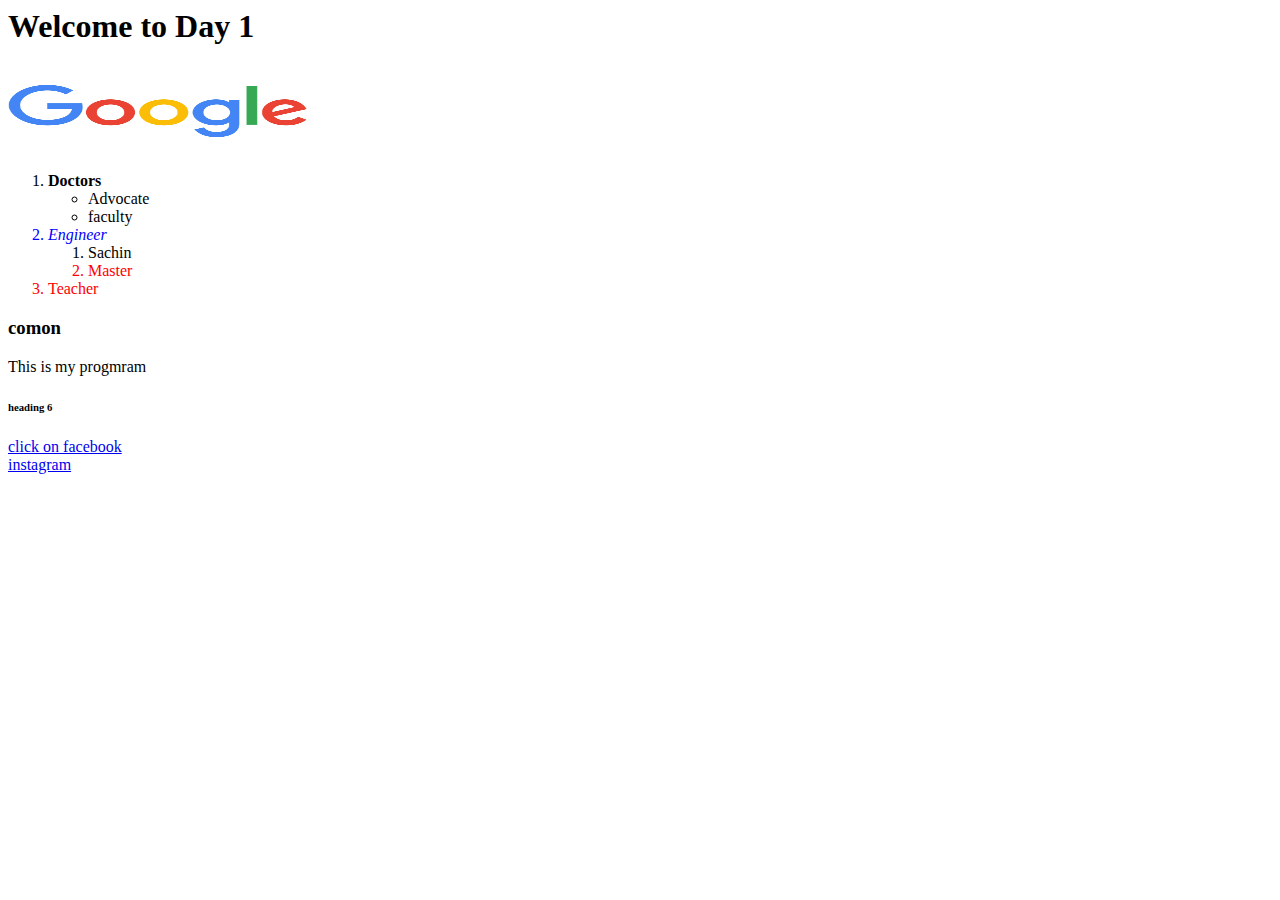
<file: html-css/index.html>
<html>

<head>
    <title>
        Welcome 
    </title>
</head>

<body>
    <h1> Welcome to Day 1 </h1>
    <img src="./Google-Logo-.jpg" width="300" height="90" alt="google">
    <ol>
        <li> <b> Doctors </b></li>
        <ul>
            <li>Advocate</li>
            <li>faculty</li>
        </ul>
        <li style = "color:blue"> <i> Engineer </i> </li> 
        <ol>
            <li>
                Sachin
            </li>
            <li style="color: Red">Master</li>
        </ol>
        <li style = "color: red"> Teacher </p> </li>
    </ol>
    <h3> comon </h3>
    This is my  progmram
    <h6>heading 6</h6>
     <a href="./facebook.html"> click on facebook</a> </br>
     <a href="instagram.html"> instagram </a>
</body>

</html>
</file>
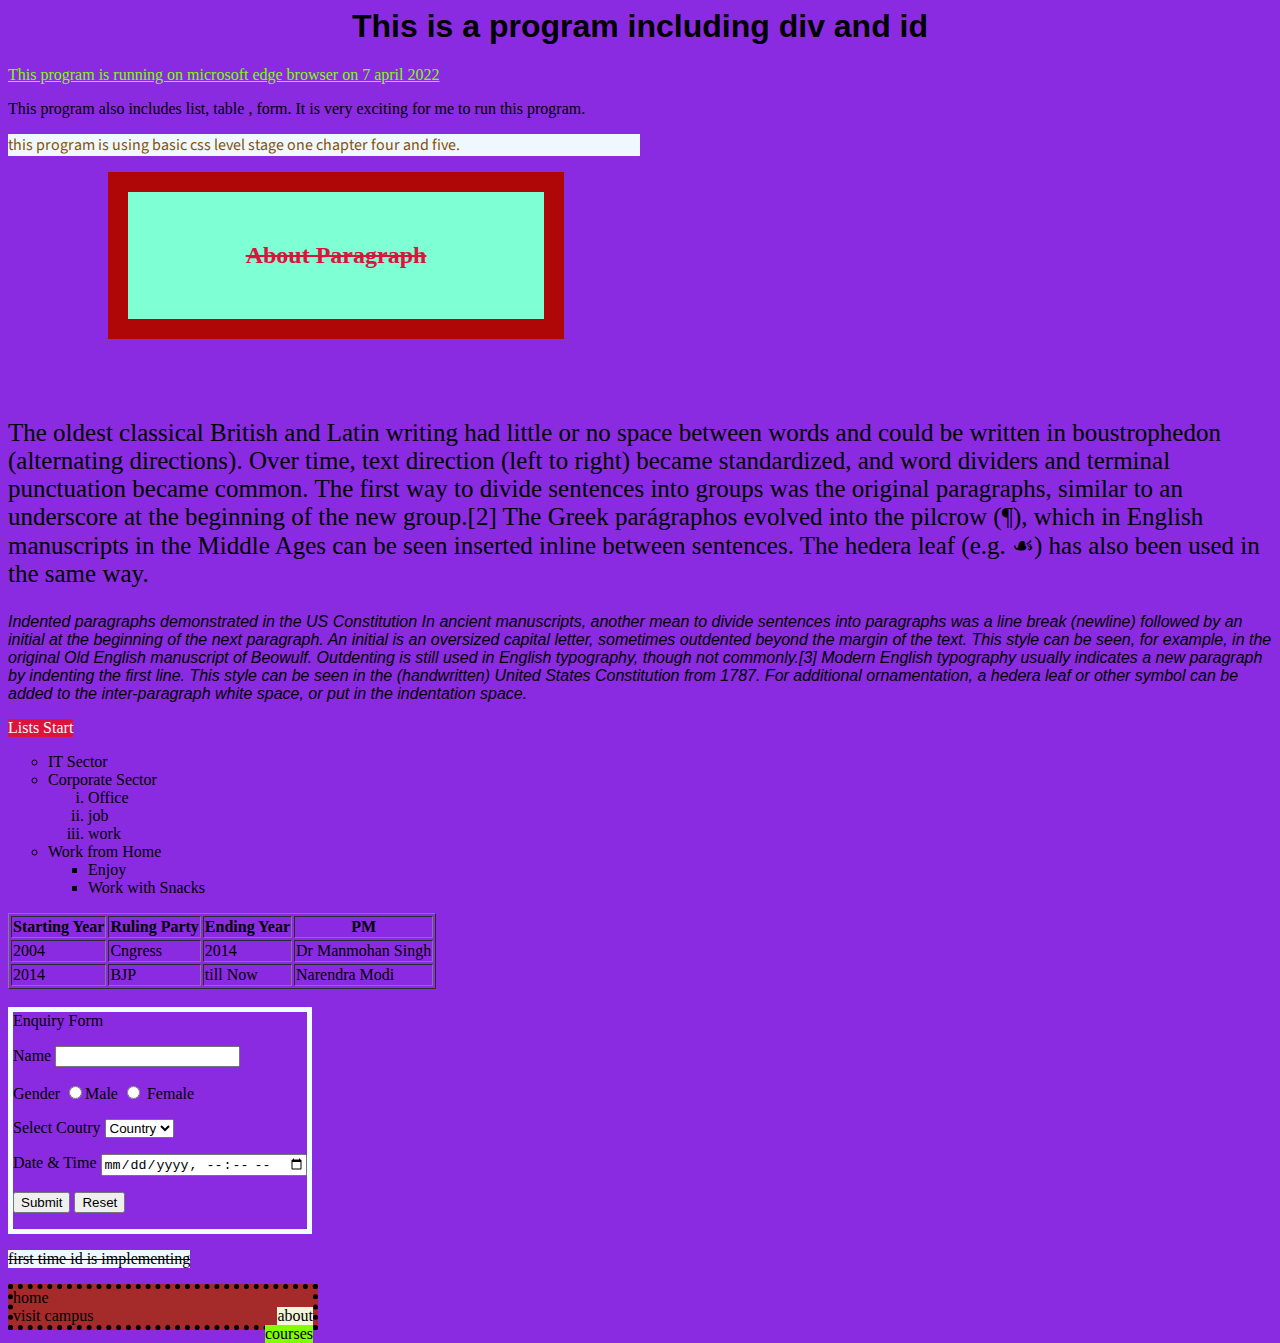
<file: html-css/07css.html>
<html>
    <head>
        <title>CSS with id & div</title>
        <link href="https://fonts.googleapis.com/css2?family=Source+Sans+Pro:wght@200&display=swap" rel="stylesheet">
        <link rel="stylesheet" href="./css/part3.css" />
        
    </head>
    <body>
        <h1> This is a program including div and id </h1>
        <p class="a-ajay">This program is running on microsoft edge browser on 7 april 2022</p>
        This program also includes list, table , form. It is very exciting for me to run this program. </br> 
        <p class="wajay" > this program is using basic css level stage one chapter four and five.</p>
        <h2>About Paragraph</h2>
        <p class="p1">The oldest classical British and Latin writing had little or no space between words and could be written
             in boustrophedon (alternating directions). Over time, text direction (left to right) became standardized, 
             and word dividers and terminal punctuation became common. The first way to divide sentences into groups was 
             the original paragraphs, similar to an underscore at the beginning of the new group.[2] The Greek parágraphos 
             evolved into the pilcrow (¶), which in English manuscripts in the Middle Ages can be seen inserted inline 
             between sentences. The hedera leaf (e.g. ☙) has also been used in the same way.</p>
             <p class="p2">            

            Indented paragraphs demonstrated in the US Constitution
            In ancient manuscripts, another mean to divide sentences into paragraphs was a line break 
            (newline) followed by an initial at the beginning of the next paragraph. An initial is an oversized capital 
            letter, sometimes outdented beyond the margin of the text. This style can be seen, for example, in the original 
            Old English manuscript of Beowulf. Outdenting is still used in English typography, though not commonly.[3] 
            Modern English typography usually indicates a new paragraph by indenting the first line. This style can be seen 
            in the (handwritten) United States Constitution from 1787. For additional ornamentation, a hedera leaf or other 
            symbol can be added to the inter-paragraph white space, or put in the indentation space.</p>
            
            <p class="firstclass">Lists Start</p>
            <div class="tabdiv">
            <ul type="circle">
                <li>IT Sector</li>
                <li>Corporate Sector</li>
                <ol type="i">
                    <li>Office</li>
                    <li>job</li>
                    <li>work</li>
                </ol>
                <li>Work from Home</li>
                <ul type="square">
                    <li>Enjoy</li>
                    <li>Work with Snacks</li>
                </ul>
            </ul>
        </div>
            <table border="1" >
                <thead>
                    <th>
                        Starting Year
                    </th>
                    <th>Ruling Party</th>
                    <th>Ending Year</th>
                    <th>PM</th>
                    </thead>
                    <tr>
                        <td>2004</td>
                        <td>Cngress</td>
                        <td>2014</td>
                        <td>Dr Manmohan Singh</td>
                        <tr><td>2014</td>
                        <td>BJP</td>
                    <td>till Now</td>
                <td>Narendra Modi</td></tr>
                    </tr>
            </table>
        <br/>
            <form>
                <div class="q-ajay">
                    Enquiry Form
                    <p>
                    Name <input type="text" /> </p>
                    <p>Gender <input type="radio" name="Gender" />Male
                    <input type="radio" name="Gender" /> Female </p>

                    <p> Select Coutry 
                        <Select> <option> Country </option>
                            <option>India</option>
                            <option>USA</option>
                        </Select>
                        
                    </p>
                    Date & Time <input type="datetime-local" />

                    <p>
                        <button type="submit">Submit</button>
                        <button type="reset">Reset</button>
                    </p>

                </div>
                <p id="first" >first time id is implementing</p>
            </form>

            <div class="divtable">
                <div id="divid">
                <div class="col1">
                    home

                </div>
                <div class="col2">about</div></div>
                <div id="divid2">
                <div class="col3">visit campus</div>
                <div class="col4">courses</div>
            </div>
            </div>


    </body>
</html>
</file>
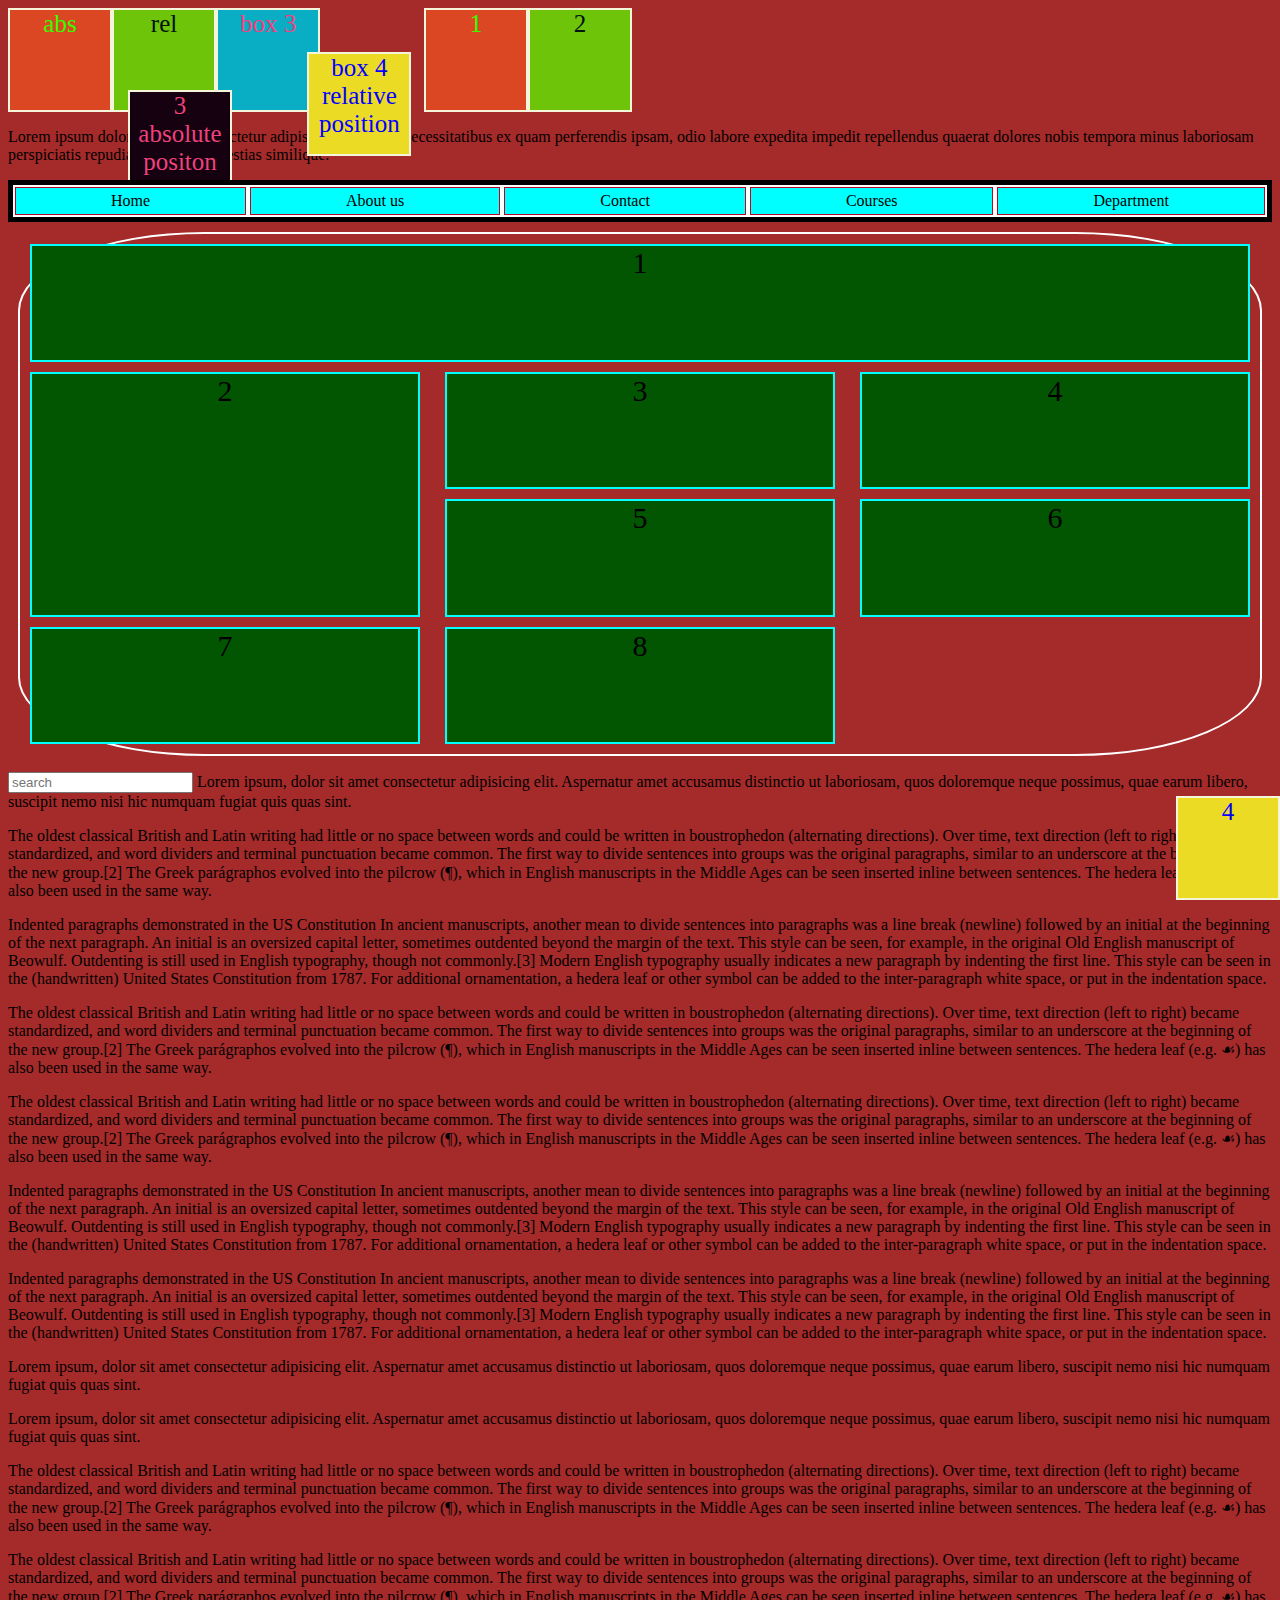
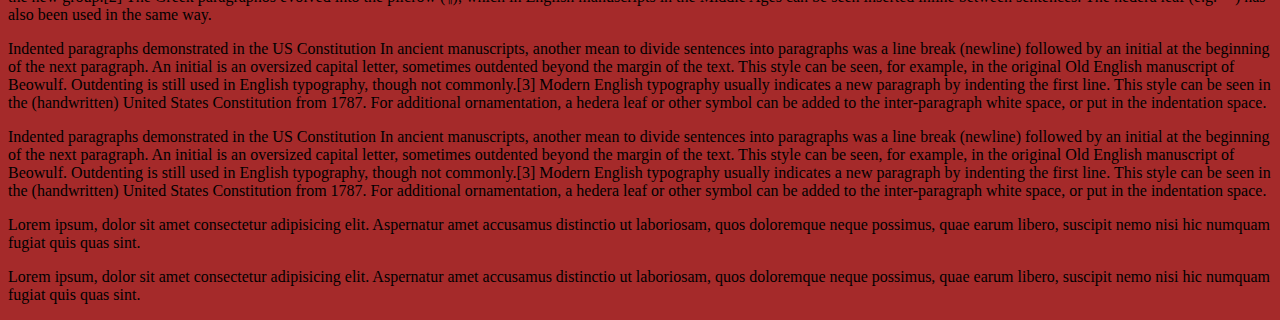
<file: html-css/08position.html>
<html>
    <head>
        <title>Position File</title>
        <link rel="stylesheet" href="./css/08part4.css" >
    </head>
    <body>
        

        <div class="box1">abs</div>
        <div class="box2">rel</div>
        <div class="box3" >box 3</div>
        <div class="box4"> box 4 relative position</div>
    

        <div class="bo1">1</div>
        <div class="bo2">2</div>  
        <div class="bo3" > 3 absolute positon</div>
        <div class="bo4">  4</div> 
    
        <div style="clear: both;"></div> 

          <p>
              Lorem ipsum dolor, sit amet consectetur adipisicing elit. Nisi necessitatibus ex quam perferendis 
              ipsam, odio labore expedita impedit repellendus quaerat dolores nobis tempora minus laboriosam 
              perspiciatis repudiandae quae molestias similique.
          </p> 
          <div class="stick"> 
              <div class="f1">  Home </div>   
              <div class="f1"> About us </div>    
              <div class="f1"> Contact </div>    <div class="f1"> Courses </div>   <div class="f1">  Department </div>
            </div>  
            <div class="g-ajay ajay">
                <div class="aj">1</div>
                <div class="as">2</div>
                <div>3</div>
                <div>4</div>
                <div>5</div>
                <div >6</div>
                <div>7</div>
                <div>8</div>
            </div>




          <p>
              <input type="search" placeholder="search"/>
              
              Lorem ipsum, dolor sit amet consectetur adipisicing elit. Aspernatur amet accusamus distinctio ut 
              laboriosam, quos doloremque neque possimus, quae earum libero, suscipit nemo nisi hic numquam fugiat 
              quis quas sint.

          </p>
          
          <p>The oldest classical British and Latin writing had little or no space between words and could be written
            in boustrophedon (alternating directions). Over time, text direction (left to right) became standardized, 
            and word dividers and terminal punctuation became common. The first way to divide sentences into groups was 
            the original paragraphs, similar to an underscore at the beginning of the new group.[2] The Greek parágraphos 
            evolved into the pilcrow (¶), which in English manuscripts in the Middle Ages can be seen inserted inline 
            between sentences. The hedera leaf (e.g. ☙) has also been used in the same way.</p>

            <p>Indented paragraphs demonstrated in the US Constitution
                In ancient manuscripts, another mean to divide sentences into paragraphs was a line break 
                (newline) followed by an initial at the beginning of the next paragraph. An initial is an oversized capital 
                letter, sometimes outdented beyond the margin of the text. This style can be seen, for example, in the original 
                Old English manuscript of Beowulf. Outdenting is still used in English typography, though not commonly.[3] 
                Modern English typography usually indicates a new paragraph by indenting the first line. This style can be seen 
                in the (handwritten) United States Constitution from 1787. For additional ornamentation, a hedera leaf or other 
                symbol can be added to the inter-paragraph white space, or put in the indentation space.</p>

                <p>The oldest classical British and Latin writing had little or no space between words and could be written
                    in boustrophedon (alternating directions). Over time, text direction (left to right) became standardized, 
                    and word dividers and terminal punctuation became common. The first way to divide sentences into groups was 
                    the original paragraphs, similar to an underscore at the beginning of the new group.[2] The Greek parágraphos 
                    evolved into the pilcrow (¶), which in English manuscripts in the Middle Ages can be seen inserted inline 
                    between sentences. The hedera leaf (e.g. ☙) has also been used in the same way.</p>

                    <p>The oldest classical British and Latin writing had little or no space between words and could be written
                        in boustrophedon (alternating directions). Over time, text direction (left to right) became standardized, 
                        and word dividers and terminal punctuation became common. The first way to divide sentences into groups was 
                        the original paragraphs, similar to an underscore at the beginning of the new group.[2] The Greek parágraphos 
                        evolved into the pilcrow (¶), which in English manuscripts in the Middle Ages can be seen inserted inline 
                        between sentences. The hedera leaf (e.g. ☙) has also been used in the same way.</p>

                        <p>Indented paragraphs demonstrated in the US Constitution
                            In ancient manuscripts, another mean to divide sentences into paragraphs was a line break 
                            (newline) followed by an initial at the beginning of the next paragraph. An initial is an oversized capital 
                            letter, sometimes outdented beyond the margin of the text. This style can be seen, for example, in the original 
                            Old English manuscript of Beowulf. Outdenting is still used in English typography, though not commonly.[3] 
                            Modern English typography usually indicates a new paragraph by indenting the first line. This style can be seen 
                            in the (handwritten) United States Constitution from 1787. For additional ornamentation, a hedera leaf or other 
                            symbol can be added to the inter-paragraph white space, or put in the indentation space.</p>

                            <p>Indented paragraphs demonstrated in the US Constitution
                                In ancient manuscripts, another mean to divide sentences into paragraphs was a line break 
                                (newline) followed by an initial at the beginning of the next paragraph. An initial is an oversized capital 
                                letter, sometimes outdented beyond the margin of the text. This style can be seen, for example, in the original 
                                Old English manuscript of Beowulf. Outdenting is still used in English typography, though not commonly.[3] 
                                Modern English typography usually indicates a new paragraph by indenting the first line. This style can be seen 
                                in the (handwritten) United States Constitution from 1787. For additional ornamentation, a hedera leaf or other 
                                symbol can be added to the inter-paragraph white space, or put in the indentation space.</p>
                                <p>
                                    Lorem ipsum, dolor sit amet consectetur adipisicing elit. Aspernatur amet accusamus distinctio ut 
                                    laboriosam, quos doloremque neque possimus, quae earum libero, suscipit nemo nisi hic numquam fugiat 
                                    quis quas sint.
                                </p>
                                <p>
                                    Lorem ipsum, dolor sit amet consectetur adipisicing elit. Aspernatur amet accusamus distinctio ut 
                                    laboriosam, quos doloremque neque possimus, quae earum libero, suscipit nemo nisi hic numquam fugiat 
                                    quis quas sint.
                                </p>
                                <p>The oldest classical British and Latin writing had little or no space between words and could be written
                                    in boustrophedon (alternating directions). Over time, text direction (left to right) became standardized, 
                                    and word dividers and terminal punctuation became common. The first way to divide sentences into groups was 
                                    the original paragraphs, similar to an underscore at the beginning of the new group.[2] The Greek parágraphos 
                                    evolved into the pilcrow (¶), which in English manuscripts in the Middle Ages can be seen inserted inline 
                                    between sentences. The hedera leaf (e.g. ☙) has also been used in the same way.</p>
                
                                    <p>The oldest classical British and Latin writing had little or no space between words and could be written
                                        in boustrophedon (alternating directions). Over time, text direction (left to right) became standardized, 
                                        and word dividers and terminal punctuation became common. The first way to divide sentences into groups was 
                                        the original paragraphs, similar to an underscore at the beginning of the new group.[2] The Greek parágraphos 
                                        evolved into the pilcrow (¶), which in English manuscripts in the Middle Ages can be seen inserted inline 
                                        between sentences. The hedera leaf (e.g. ☙) has also been used in the same way.</p>
                
                                        <p>Indented paragraphs demonstrated in the US Constitution
                                            In ancient manuscripts, another mean to divide sentences into paragraphs was a line break 
                                            (newline) followed by an initial at the beginning of the next paragraph. An initial is an oversized capital 
                                            letter, sometimes outdented beyond the margin of the text. This style can be seen, for example, in the original 
                                            Old English manuscript of Beowulf. Outdenting is still used in English typography, though not commonly.[3] 
                                            Modern English typography usually indicates a new paragraph by indenting the first line. This style can be seen 
                                            in the (handwritten) United States Constitution from 1787. For additional ornamentation, a hedera leaf or other 
                                            symbol can be added to the inter-paragraph white space, or put in the indentation space.</p>
                
                                            <p>Indented paragraphs demonstrated in the US Constitution
                                                In ancient manuscripts, another mean to divide sentences into paragraphs was a line break 
                                                (newline) followed by an initial at the beginning of the next paragraph. An initial is an oversized capital 
                                                letter, sometimes outdented beyond the margin of the text. This style can be seen, for example, in the original 
                                                Old English manuscript of Beowulf. Outdenting is still used in English typography, though not commonly.[3] 
                                                Modern English typography usually indicates a new paragraph by indenting the first line. This style can be seen 
                                                in the (handwritten) United States Constitution from 1787. For additional ornamentation, a hedera leaf or other 
                                                symbol can be added to the inter-paragraph white space, or put in the indentation space.</p>
                                                <p>
                                                    Lorem ipsum, dolor sit amet consectetur adipisicing elit. Aspernatur amet accusamus distinctio ut 
                                                    laboriosam, quos doloremque neque possimus, quae earum libero, suscipit nemo nisi hic numquam fugiat 
                                                    quis quas sint.
                                                </p>
                                                <p>
                                                    Lorem ipsum, dolor sit amet consectetur adipisicing elit. Aspernatur amet accusamus distinctio ut 
                                                    laboriosam, quos doloremque neque possimus, quae earum libero, suscipit nemo nisi hic numquam fugiat 
                                                    quis quas sint.
                                                </p>
                

            </body>
</html>
</file>
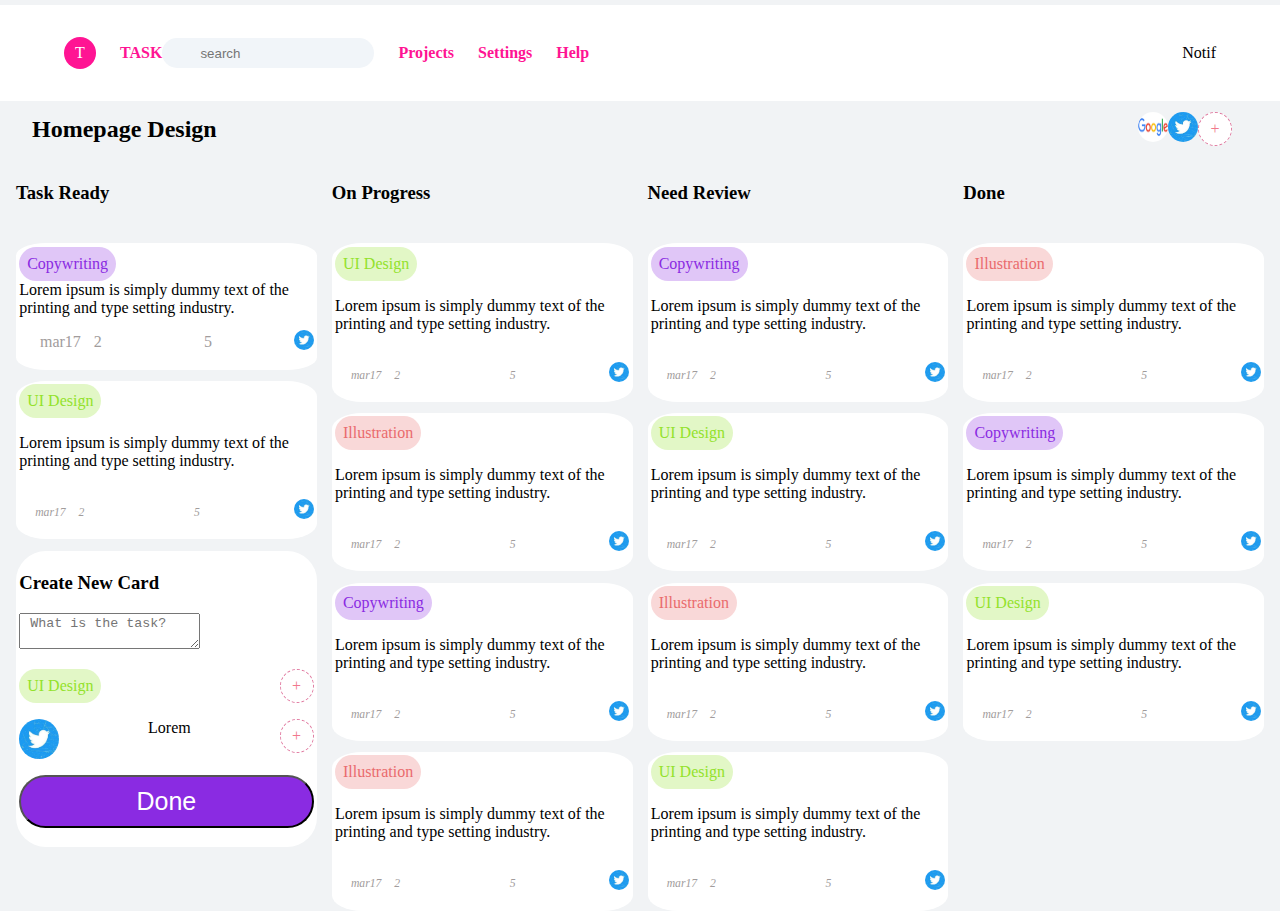
<file: html-css/09task.html>
<!DOCTYPE html>
<html>

<head>
    <title> Project Task


    </title>

    <link rel="stylesheet" href="https://cdnjs.cloudflare.com/ajax/libs/font-awesome/6.1.1/css/all.min.css"
        integrity="sha512-KfkfwYDsLkIlwQp6LFnl8zNdLGxu9YAA1QvwINks4PhcElQSvqcyVLLD9aMhXd13uQjoXtEKNosOWaZqXgel0g=="
        crossorigin="anonymous" referrerpolicy="no-referrer" />

    <link rel="stylesheet" href="./css/09task.css" />
</head>

<body>
    <div class="header">
        <div class="left-menu">
            <div class="circle bg-pink text-white square text-center">
                T
            </div>
            <span class="header-text ml-2">TASK</span>
            <div class="styledInput">
                <i class="fa-solid fa-magnifying-glass"></i>
                <input class="ml-2" placeholder="search" />
            </div>
            <span class="header-text ml-2">Projects</span>
            <span class="header-text ml-2">Settings</span>
            <span class="header-text ml-2">Help</span>
        </div>
        <div class="right-menu">
            <span class="">Notif</span>
        </div>
    </div>
    <div class="subheader">
        <div>
            <h2> Homepage Design</h2>
        </div>
        <span class="image">
            <img src="./Google-Logo-.jpg" width="30" height="30" style="border-radius: 50%;" alt="Image not found">
            <img src="./twitter.jpg" width="30" height="30" style="border-radius: 50%;" alt="image not found">
            <span class="circle bg-red text-black square text-center"> + </span>
        </span>
    </div>
    <div class="grid">
        <div class="ellipsis">
            <h3>Task Ready</h3>
            <i class="fa-solid fa-ellipsis"></i>
        </div>
        <div class="ellipsis">
            <h3>On Progress</h3>
            <i class="fa-solid fa-ellipsis"></i>
        </div>
        <div class="ellipsis">
            <h3>Need Review</h3>
            <i class="fa-solid fa-ellipsis"></i>
        </div>
        <div class="ellipsis">
            <h3>Done</h3>
            <i class="fa-solid fa-ellipsis"></i>
        </div>
        <div class="task-col">
            <div>
                <div class="copy-ell"><span class="copy">Copywriting</span>
                    <i class="fa-solid fa-ellipsis"></i>
                </div>
                <div id="font">Lorem ipsum is simply dummy text of the printing and type setting industry. </div>
                <div class="flag">
                    <div class="message">
                        <div><i class="fa-solid fa-flag"></i>mar17</div>
                        <div><i class="fa-solid fa-message"></i>2</div>
                    </div>
                    <div><i class="fa-solid fa-link"></i>5</div>
                    <div><img src="./twitter.jpg" width="20" height="20" style="border-radius: 50%;">
                    </div>


                </div>
            </div>
            <div>
                <div class="copy-ell">
                    <span class="ui-design"> UI Design </span>
                    <i class="fa-solid fa-ellipsis"></i>
                </div>
                <p>Lorem ipsum is simply dummy text of the printing and type setting industry.</p>
                <div class="flag">
                    <div class="message">
                        <div><i class="fa-solid fa-flag">mar17</i></div>
                        <div><i class="fa-solid fa-message">2</i> </div>
                    </div>
                    <div><i class="fa-solid fa-link">5</i> </div>
                    <div><img src="./twitter.jpg" width="20" height="20" style="border-radius: 50%;">
                    </div>


                </div>
            </div>
            <div id="ill">
                <h3>Create New Card</h3>
                <textarea placeholder=" What is the task?"></textarea> <br />
                <p>
                <div class="f1"> <span class="ui-design"> UI Design </span>
                    <span class="circle bg-red text-black square text-center"> + </span>
                </div>
                </p>
                <p>
                <div class="f2"> <img src="./twitter.jpg" width="40px" height="40px" style="border-radius: 50%;" alt="">
                    Lorem
                    <span class="circle bg-red text-black square text-center"> + </span>
                </div>
                </p>
                <p><button type="submit"
                        style="width: 100%; background-color: blueviolet; padding: 10px; font-size: 25px; color: white; border-radius: 30px;">Done</button>
                </p>

            </div>

        </div>
        <div class="progress-col">

            <div>
                <div class="copy-ell">
                    <span class="ui-design"> UI Design </span>
                    <i class="fa-solid fa-ellipsis"></i>
                </div>
                <p>Lorem ipsum is simply dummy text of the printing and type setting industry.</p>
                <div class="flag">
                    <div class="message">
                        <div><i class="fa-solid fa-flag">mar17</i></div>
                        <div><i class="fa-solid fa-message">2</i> </div>
                    </div>
                    <div><i class="fa-solid fa-link">5</i> </div>
                    <div><img src="./twitter.jpg" width="20" height="20" style="border-radius: 50%;">
                    </div>


                </div>
            </div>
            <div>
                <div class="copy-ell"><span class="illus">Illustration </span>
                    <i class="fa-solid fa-ellipsis"></i>
                </div>
                <p>Lorem ipsum is simply dummy text of the printing and type setting industry.</p>
                <div class="flag">
                    <div class="message">
                        <div><i class="fa-solid fa-flag">mar17</i></div>
                        <div><i class="fa-solid fa-message">2</i> </div>
                    </div>
                    <div><i class="fa-solid fa-link">5</i> </div>
                    <div><img src="./twitter.jpg" width="20" height="20" style="border-radius: 50%;">
                    </div>


                </div>
            </div>
            <div>
                <div class="copy-ell"><span class="copy">Copywriting</span>
                    <i class="fa-solid fa-ellipsis"></i>
                </div>
                <p>Lorem ipsum is simply dummy text of the printing and type setting industry. </p>
                <div class="flag">
                    <div class="message">
                        <div><i class="fa-solid fa-flag">mar17</i></div>
                        <div><i class="fa-solid fa-message">2</i> </div>
                    </div>
                    <div><i class="fa-solid fa-link">5</i> </div>
                    <div><img src="./twitter.jpg" width="20" height="20" style="border-radius: 50%;">
                    </div>


                </div>
            </div>
            <div>
                <div class="copy-ell"><span class="illus">Illustration </span>
                    <i class="fa-solid fa-ellipsis"></i>
                </div>
                <p>Lorem ipsum is simply dummy text of the printing and type setting industry.</p>
                <div class="flag">
                    <div class="message">
                        <div><i class="fa-solid fa-flag">mar17</i></div>
                        <div><i class="fa-solid fa-message">2</i> </div>
                    </div>
                    <div><i class="fa-solid fa-link">5</i> </div>
                    <div><img src="./twitter.jpg" width="20" height="20" style="border-radius: 50%;">
                    </div>


                </div>
            </div>


        </div>
        <div class="Need-col">
            <div>
                <div class="copy-ell"><span class="copy">Copywriting</span>
                    <i class="fa-solid fa-ellipsis"></i>
                </div>
                <p>Lorem ipsum is simply dummy text of the printing and type setting industry. </p>
                <div class="flag">
                    <div class="message">
                        <div><i class="fa-solid fa-flag">mar17</i></div>
                        <div><i class="fa-solid fa-message">2</i> </div>
                    </div>
                    <div><i class="fa-solid fa-link">5</i> </div>
                    <div><img src="./twitter.jpg" width="20" height="20" style="border-radius: 50%;">
                    </div>


                </div>
            </div>
            <div>
                <div class="copy-ell">
                    <span class="ui-design"> UI Design </span>
                    <i class="fa-solid fa-ellipsis"></i>
                </div>
                <p>Lorem ipsum is simply dummy text of the printing and type setting industry.</p>
                <div class="flag">
                    <div class="message">
                        <div><i class="fa-solid fa-flag">mar17</i></div>
                        <div><i class="fa-solid fa-message">2</i> </div>
                    </div>
                    <div><i class="fa-solid fa-link">5</i> </div>
                    <div><img src="./twitter.jpg" width="20" height="20" style="border-radius: 50%;">
                    </div>


                </div>
            </div>
            <div>
                <div class="copy-ell"><span class="illus">Illustration </span>
                    <i class="fa-solid fa-ellipsis"></i>
                </div>
                <p>Lorem ipsum is simply dummy text of the printing and type setting industry. </p>
                <div class="flag">
                    <div class="message">
                        <div><i class="fa-solid fa-flag">mar17</i></div>
                        <div><i class="fa-solid fa-message">2</i> </div>
                    </div>
                    <div><i class="fa-solid fa-link">5</i> </div>
                    <div><img src="./twitter.jpg" width="20" height="20" style="border-radius: 50%;">
                    </div>


                </div>
            </div>
            <div>
                <div class="copy-ell">
                    <span class="ui-design"> UI Design </span>
                    <i class="fa-solid fa-ellipsis"></i>
                </div>
                <p>Lorem ipsum is simply dummy text of the printing and type setting industry. </p>
                <div class="flag">
                    <div class="message">
                        <div><i class="fa-solid fa-flag">mar17</i></div>
                        <div><i class="fa-solid fa-message">2</i> </div>
                    </div>
                    <div><i class="fa-solid fa-link">5</i> </div>
                    <div><img src="./twitter.jpg" width="20" height="20" style="border-radius: 50%;">
                    </div>


                </div>
            </div>
        </div>
        <div class="Done-col">
            <div>
                <div class="copy-ell"><span class="illus">Illustration </span>
                    <i class="fa-solid fa-ellipsis"></i>
                </div>
                <p>Lorem ipsum is simply dummy text of the printing and type setting industry. </p>
                <div class="flag">
                    <div class="message">
                        <div><i class="fa-solid fa-flag">mar17</i></div>
                        <div><i class="fa-solid fa-message">2</i> </div>
                    </div>
                    <div><i class="fa-solid fa-link">5</i> </div>
                    <div><img src="./twitter.jpg" width="20" height="20" style="border-radius: 50%;">
                    </div>


                </div>
            </div>
            <div>
                <div class="copy-ell"><span class="copy">Copywriting</span>
                    <i class="fa-solid fa-ellipsis"></i>
                </div>
                <p>Lorem ipsum is simply dummy text of the printing and type setting industry.</p>
                <div class="flag">
                    <div class="message">
                        <div><i class="fa-solid fa-flag">mar17</i></div>
                        <div><i class="fa-solid fa-message">2</i> </div>
                    </div>
                    <div><i class="fa-solid fa-link">5</i> </div>
                    <div><img src="./twitter.jpg" width="20" height="20" style="border-radius: 50%;">
                    </div>


                </div>
            </div>
            <div>
                <div class="copy-ell"><span class="ui-design"> UI Design </span>
                    <i class="fa-solid fa-ellipsis"></i>
                </div>
                <p>Lorem ipsum is simply dummy text of the printing and type setting industry.</p>
                <div class="flag">
                    <div class="message">
                        <div><i class="fa-solid fa-flag">mar17</i></div>
                        <div><i class="fa-solid fa-message">2</i> </div>
                    </div>
                    <div><i class="fa-solid fa-link">5</i> </div>
                    <div><img src="./twitter.jpg" width="20" height="20" style="border-radius: 50%;">
                    </div>


                </div>
            </div>

        </div>
    </div>
</body>

</html>
</file>
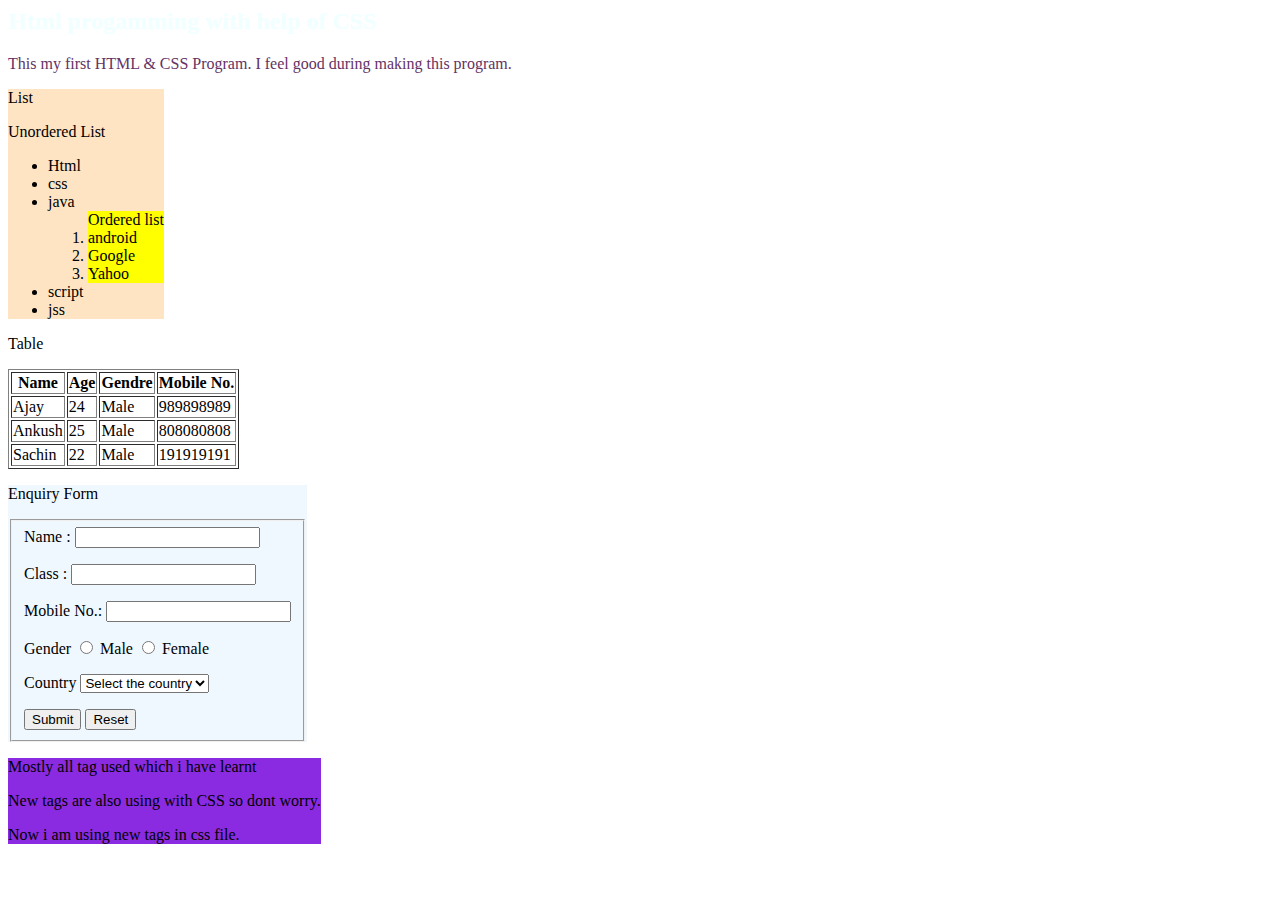
<file: html-css/css.html>
<html>
<head>
    <title>
        CSS Basic Sheet
        
    </title>
    <link rel="stylesheet" href="./css/part2.css" />
</head>
<body>
    <div>
    <h2>Html progamming with help of CSS </h2>
    <p class="s-ajay">This my first HTML & CSS Program. I feel good during making this program.

    </p>
    <div class="bg-white">
    <p>List</p>
    <p>Unordered List</p>
    <ul>
       <li> Html </li>
        <li>css </li> 
        <li>java </li>
        <ol><div class="bg-grey"> Ordered list
            <li>android</li>
            <li>Google</li>
            <li>Yahoo</li> </div>
        </ol>
        <li>script </li>
        <li>jss </li>

    </ul>
</div>
<p>Table</p>
<div class="b-ajay">
    <table border="1">
        <thead>
            <th>Name</th>
            <th>Age</th>
            <th>
                Gendre
            </th>
            <th>Mobile No.</th>
        </thead>
        <tr>
            <td>Ajay</td>
            <td>24</td>
            <td>Male</td>
            <td>989898989</td>
        
        </tr>
        <tr><td>Ankush</td>
        <td>25</td>
        <td>Male</td>
        <td>808080808</td> </tr>
        <tr>
            <td>Sachin</td>
            <td>22</td>
            <td>Male</td>
            <td>191919191</td>
        </tr>

    </table>
</div>
<div class="a-ajay">
    <form>
        <p>Enquiry Form</p>
        
        <fieldset>
            Name : <input type="text" />
            <p>Class : <input type="text" /> </p>
            <p>Mobile No.: <input type="text" /> </p>
            <p>Gender <input type="radio" name="Gender"/> Male
            <input type="radio" name="Gender" /> Female </p>

            <p>Country <select>
                <option>Select the country</option>
                <option>India</option>
                <option>UK</option>
                <option>US</option>
            </select>
            </p>
            <button type="submit"> Submit </button>
            <button type="reset" >Reset</button>
            



        </fieldset>

    </form>
</div>
<div class="d-ajay">
    <p>
        Mostly all tag used which i have learnt </p>
        <p>New tags are also using with CSS so dont worry.</p>
    </p>
    Now i am using new tags in css file.
</div>
</div>
</body>

</html>
</file>
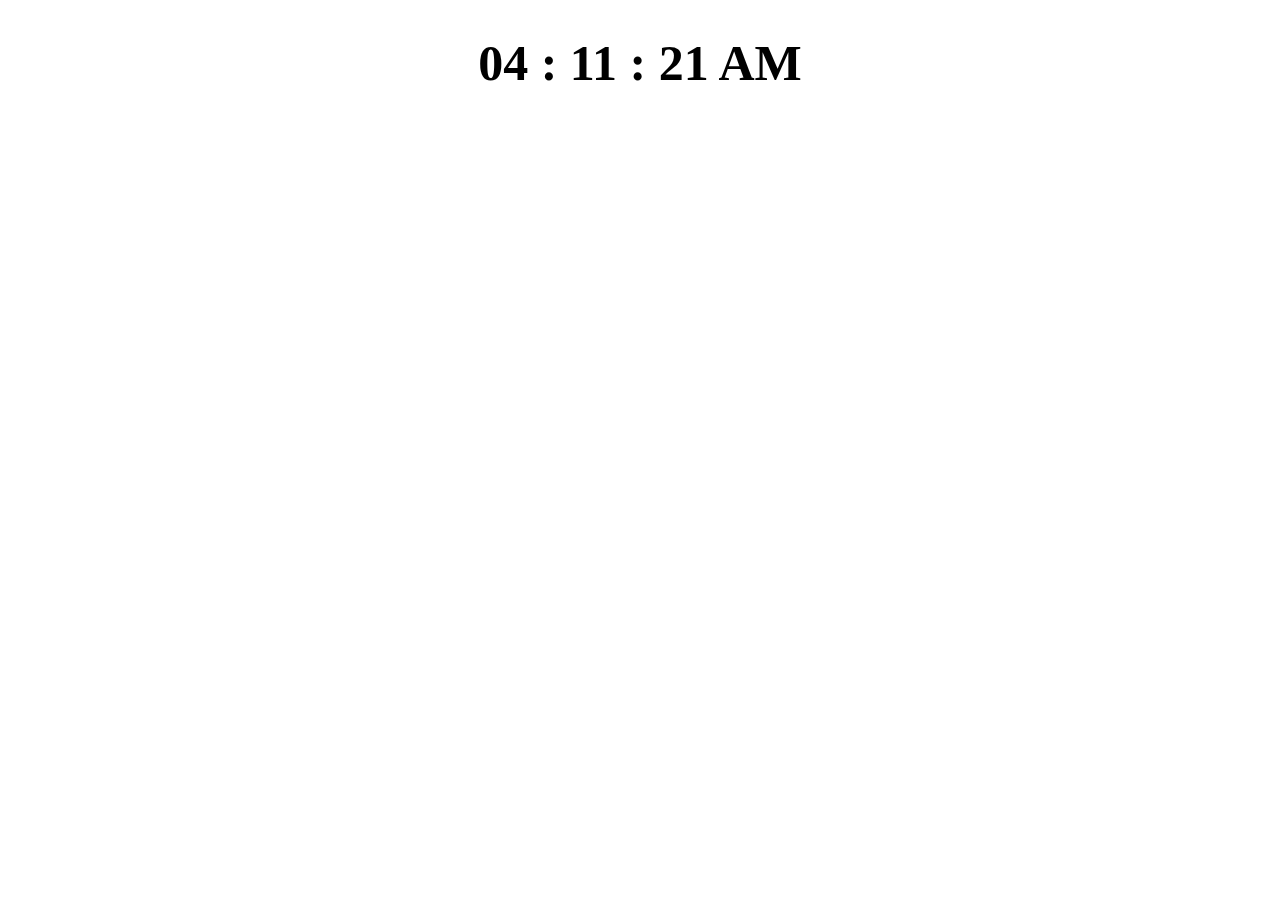
<file: html-css/project 2/18task.html>
<!DOCTYPE html>
<html lang="en">
<head>
    <meta charset="UTF-8">
    <meta http-equiv="X-UA-Compatible" content="IE=edge">
    <meta name="viewport" content="width=device-width, initial-scale=1.0">
    <title>Document</title>
    <style type="text/css">
        h1{
            font-size: 50px;
            text-align: center;
        }
    </style>
</head>
<body onload="showTime()">
    <!-- <input type="text" name="name" placeholder="Enter Name" id="name" />
    <button onclick="greet()">Greet</button>
    <div class="greet">

    </div> -->

    <h1></h1>
</body>
<script type="text/javascript">
        // function greet(){
        //     var name = document.getElementById('name').value;
        //     var string = " Hello "+name;
        //     document.getElementsByClassName('greet')[0].innerHTML= string;

        // }

        

        //     var num= prompt('Enter a value');
        //     for ( var i=1; i<=10;  i++)
        //     {
        //         // document.write("<div>");
        //         document.write(num + " x " + i + " = " + i*num + "<br/>");
        //         // document.write("</div>");
        //     }

        // var row = prompt("Enter a value", "" );

        // printpattern(row);

        // function printpattern(row) {
        //     for (var i = 1; i <= row; i++)
        //     {
        //         for(var j = 1; j <= i; j++)
        //         {
        //             document.write("*");
        //         }
        //         document.write(i + "<br/>");
        //     }

        //     for (var i = row; i >= 1; i--)
        //     {
        //         for(var j = 1; j <= i; j++)
        //         {
        //             document.write("*");
        //         }
        //         document.write(i + "<br/>");
        //     }
        // }
        
        

        
function showTime() {
    var d= new Date();
    var h= d.getHours();
    var m= d.getMinutes();
    var s= d.getSeconds();
    var session = "AM";

    if(h > 12){
        h = h - 12;
    }

    if (h>=12){
        session = "PM";
    }

    h = h < 10 ? "0"+ h : h;
    m = m < 10 ? "0"+ m : m;
    s = s < 10 ? "0"+ s : s;

    var time = h + " : " + m + " : " + s +" " + session;
    document.getElementsByTagName("h1")[0].innerText= time;
    setTimeout (showTime, 1000);

}

            

            
</script>
</html>
</file>
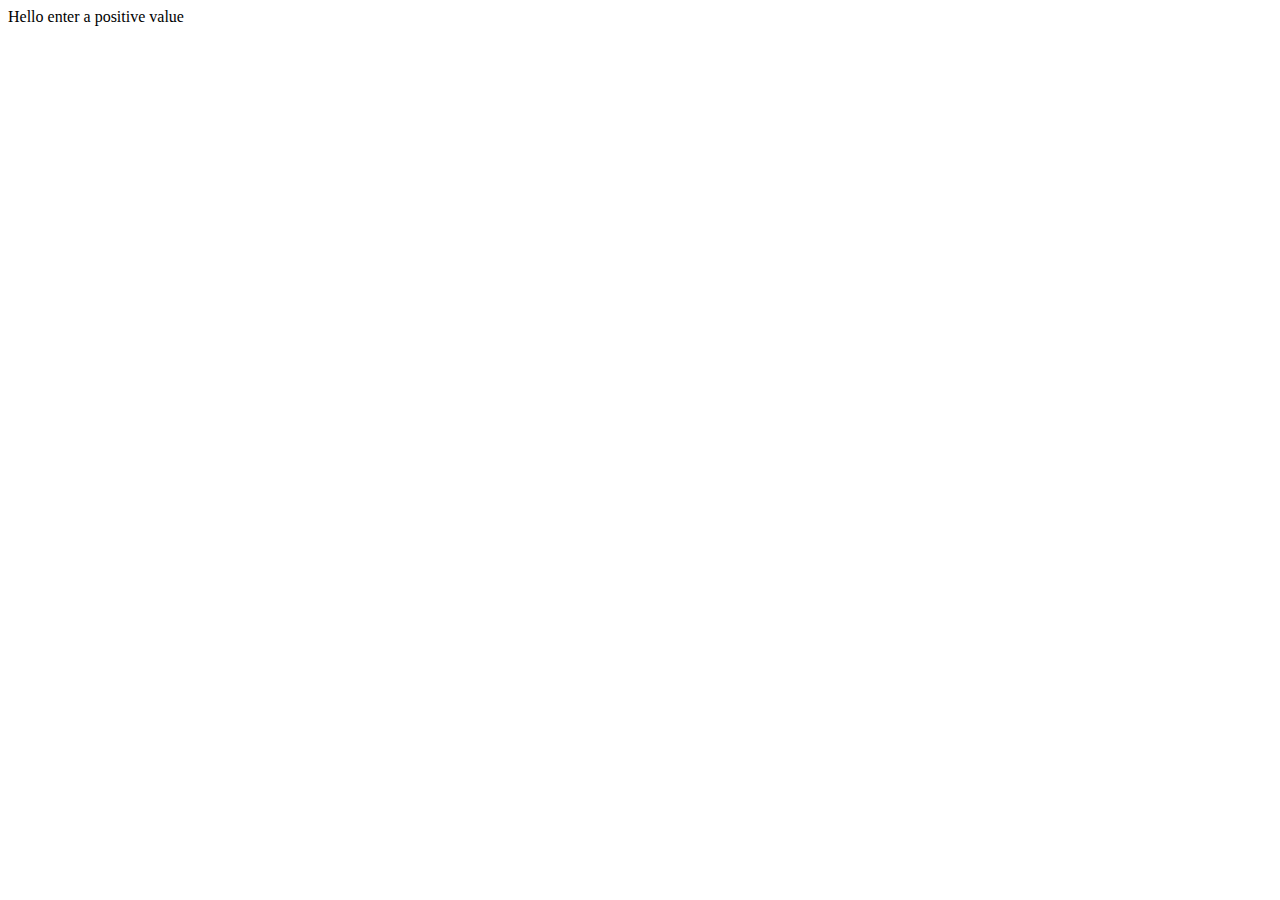
<file: html-css/project 2/script.html>
<!DOCTYPE html>
<html lang="en">

<head>
    <meta charset="UTF-8">
    <meta http-equiv="X-UA-Compatible" content="IE=edge">
    <meta name="viewport" content="width=device-width, initial-scale=1.0">
    <title>Java Script Project</title>
    <link rel="stylesheet" href="">
</head>

<body>
    Hello
</body>
<script type="text/javascript">
    //     var x= 0;
    // var y=1;
    // var z;

    // document.write(x);

    // while(y<30){ 
    //     document.write("<div>");
    //     document.write(y ) ; 
    //     document.write("</div>");
    //     z=x+y;
    //              x=y;
    //              y=z;
    //            }

    function Fib(num) {
        if (num < 2) {
            return num;
        }
        else{
            return Fib(num-1) + Fib(num-2);
        }
        }
        var num = prompt('enter the value');

        if (num<=0) {
            document.write("enter a positive value");
            
        }
    else{
        for (let i = 0; i < num; i++ ) {
            document.write(Fib(i));
            
            
        }
    }
    
</script>

</html>
</file>
<file: html-css/css/part3.css>
body{
    background-color: blueviolet;
}
.a-ajay{
    color: chartreuse;
    text-decoration: underline;
    
}
h2{
    color: crimson;
    background-color: aquamarine;
    width: 25%;
    margin: 10px 50px 80px 100px; 
    text-align: center;
    text-decoration: line-through;
    border: 20px solid rgb(175, 7, 7);
    padding: 50px;
}
.q-ajay{
    border-color: azure;
    border-width: thick;
    border-style: solid;
    width: fit-content;
}
#first{
    background-color: aliceblue;
    width: fit-content;
    text-decoration: underline;
    text-decoration: line-through;
}
.divtable{
    border-width: thick;
    border-style: dotted;
    background-color: brown;
    width: 300;
}
.col2{
    float: right;
    background-color: beige;
}

.col4{
    float: right;
    background-color: chartreuse;
}
.firstclass{
    background-color: crimson;
    width: fit-content;
    color: aliceblue;
}
h1{
    font-family: Arial, Helvetica, sans-serif;
    text-align: center;
}
.p1{
    font-size: 25px;
    
}

.p2{
    font-family: 'Gill Sans', 'Gill Sans MT', Calibri, 'Trebuchet MS', sans-serif;
    font-style: italic;
    font-weight: 400;
}
.wajay{
    font-family: 'Source Sans Pro', sans-serif;
    color:rgb(135, 81, 6);
    background-color: aliceblue;
    width: 50%;
}
</file>
<file: html-css/css/08part4.css>
body{
    background-color: brown;
}

.box1{
    width: 100px;
    height: 100px;
    border: 2px solid beige;
    float: left;
    text-align: center;
    font-size: 25px;
    color: rgb(51, 255, 0);
    background-color: rgb(219, 71, 34);
}

.box2{
    width: 100px;
    height: 100px;
    border: 2px solid beige;
    float: left;
    text-align: center;
    font-size: 25px;
    color: rgb(1, 17, 17);
    background-color: rgb(109, 196, 9);

}
.box3{
    width: 100px;
    height: 100px;
    border: 2px solid beige;
    float: left;
    text-align: center;
    font-size: 25px;
    color: rgb(239, 66, 126);
    background-color: rgb(9, 174, 196);
}
.box4{
    width: 100px;
    height: 100px;
    border: 2px solid beige;
    float: left;
    text-align: center;
    font-size: 25px;
    color: rgb(4, 0, 255);
    background-color: rgb(235, 219, 37);
    position: relative;
    top: 5%;
    right: 1%;
}

.bo1{
    width: 100px;
    height: 100px;
    border: 2px solid beige;
    float: left;
    text-align: center;
    font-size: 25px;
    color: rgb(51, 255, 0);
    background-color: rgb(219, 71, 34);
}

.bo2{
    width: 100px;
    height: 100px;
    border: 2px solid beige;
    float: left;
    text-align: center;
    font-size: 25px;
    color: rgb(1, 17, 17);
    background-color: rgb(109, 196, 9);

}
.bo3{
    width: 100px;
    height: 100px;
    border: 2px solid beige;
    float: left;
    text-align: center;
    font-size: 25px;
    color: rgb(239, 66, 126);
    background-color: rgb(21, 1, 16);
    position: absolute;
    top: 10%;
    left: 10%; 
} 
.bo4{
    width: 100px;
    height: 100px;
    border: 2px solid beige;
    float: left;
    text-align: center;
    font-size: 25px;
    color: rgb(4, 0, 255);
    background-color: rgb(235, 219, 37);
    position: fixed;
    right: 0%;
    bottom: 0%;
} 
.stick{
    background-color: white;
    text-align: center;
    border: 5px solid black;
    position: sticky;
    top: 10px;
    display: flex;
    justify-content: space-evenly;
    flex-direction: row;
    
    
}
.f1{
    border: 1px solid rgb(185, 5, 35);
    padding: 4px;
    margin: 2px;
    background-color: aqua;
    flex-grow: 3;
   
}
.g-ajay{
    border: 2px solid white;
    display: grid;
    grid-template-columns: auto auto auto;
    grid-row-gap: 10px;
    grid-column-gap: 25px;
    margin: 10px;
    padding: 10px;
    height: 500px;
    
    
}
.g-ajay div{
    border: 2px solid aqua;
    
    text-align: center;
    
    font-size: 30px;
    background-color: rgb(2, 86, 2);
    
    


}

.ajay {
    border-radius: 15%;
}
.aj{
    grid-column-start: 1;
    grid-column-end: 4;
}
.as{
    grid-row-start: 2;
    grid-row-end:4 ; 
}
</file>
<file: html-css/css/09task.css>
body {
   
    margin: 0;
    --tw-bg-opacity: 1;
    background-color: rgb(241 243 245/var(--tw-bg-opacity));
}


.header {
    background-color: white;
    padding: 2rem 4rem;
    display: flex;
    justify-content: space-between;
    position: sticky;
    top: 5px;
}

.circle {
    border-radius: 50%;
    display: grid;
    place-items: center;
}

.bg-pink {
    background-color: deeppink;
}

.text-white {
    color: white;
}

.square {
    height: 2rem;
    width: 2rem;
}

.text-center {
    text-align: center;
}

.right-menu,
.left-menu {
    display: flex;
    align-items: center;
}

.header-text {
    font-weight: 600;
    color: deeppink;
}

.ml-2 {
    margin-left: 1.5rem;
}

.styledInput {
   
    border-radius: 9999px;
    padding: 0.1rem 0.75rem;
    background-color: rgb(241 245 249);
    
}
.styledInput input{
    width: 10rem;
    height: 1.5rem;
    background-color: rgb(241 245 249);
    border: 0;
}

.styledInput:focus-visible {
    outline: 0;
}
.subheader{
    display: flex;
    justify-content: space-between;
    align-items: center;
    margin-left: 2rem;
    margin-right: 2rem;
}
.grid{
    display: grid;
    grid-template-columns: repeat(4, 1fr);
    grid-gap: 10px 15px;
    padding: 0 1rem;
}
.grid >div> div{
    background-color: white;
    /* box-shadow: 0 0 1.5rem #e2e8f0;  */
    padding: 0.2rem;
    border-radius: 10%;
    margin-top: 0.7rem;
}
.copy{
    padding:0.5rem;
    border-radius: 999px;
    color: rgb(138, 43, 226) !important;
    background-color: #8a2be244;
    
}
.illus{
    padding:0.5rem;
    border-radius: 999px;
    color: rgb(234, 107, 109) ;
    background-color: #EA6B6D44 !important;
}
.ui-design{
    padding:0.5rem;
    
    border-radius: 999px;

    color: rgb(147, 226, 43) !important;
    background-color: #93E22B44;

}
#ill{
    /* background-color: rgb(99, 171, 235); */
    
    align-items: center;
    
    
}
.text-black{
    color: rgb(241, 120, 140);
}
.image{
    display: flex;
    margin-left: 3px;
    padding: 1rem;
   
}
.bg-red{
    border: 0.2px dashed rgb(225, 123, 161);
    background-color: white;
}
.f1{
    display: flex;
    justify-content: space-between;
}
.f2{
    display: flex;
    justify-content: space-between;
   
}
.ellipsis{
    display: flex;
    justify-content: space-between;
    align-items: center;
    margin-right: 10px;
    
    
}
.fa-ellipsis{
    color: #a19c9c;
}

.copy-ell{
    display: flex;
    justify-content: space-between;
    align-items: center;
    
    
    
    
}
.flag{
    display: flex;
    justify-content: space-between;
    align-items: center;
    color: #a19c9c;
   
}
.message{
    display: flex;
    justify-content: space-between;
    align-items: center;
    padding: 1rem;
   color: #a19c9c;
    /* text-shadow: 1px 1px 1px #ccc; */
    
}
.fa-flag{
    font-size: 0.73em;
    margin-right: 0.3rem;
}
.fa-message{
    font-size: 00.73em;
    margin-right: 0.3rem;
    margin-left: 0.5rem;
}
.fa-link{
    font-size: 00.73em;
    margin-right: 0.3rem;
}
</file>
<file: html-css/css/part2.css>
body{
    background-image: url(https://www.tourmyindia.com/hill_stations/images/hills-station-india.jpg);
    background-repeat: no-repeat;
    background-size: cover;
}

h2{
    color: azure;
}


.bg-white{
    background-color: bisque;
    width: fit-content;

    border: 1;

}
.bg-grey{
    background-color: yellow;
   
}
.b-ajay{
    background-color: white;
    width: fit-content;
}
.a-ajay{
    background-color: aliceblue;
    width: fit-content;
}
.d-ajay{
    background-color: blueviolet;
    width: fit-content;
}
.s-ajay{
    color: rgb(100, 50, 100);
}
</file>
